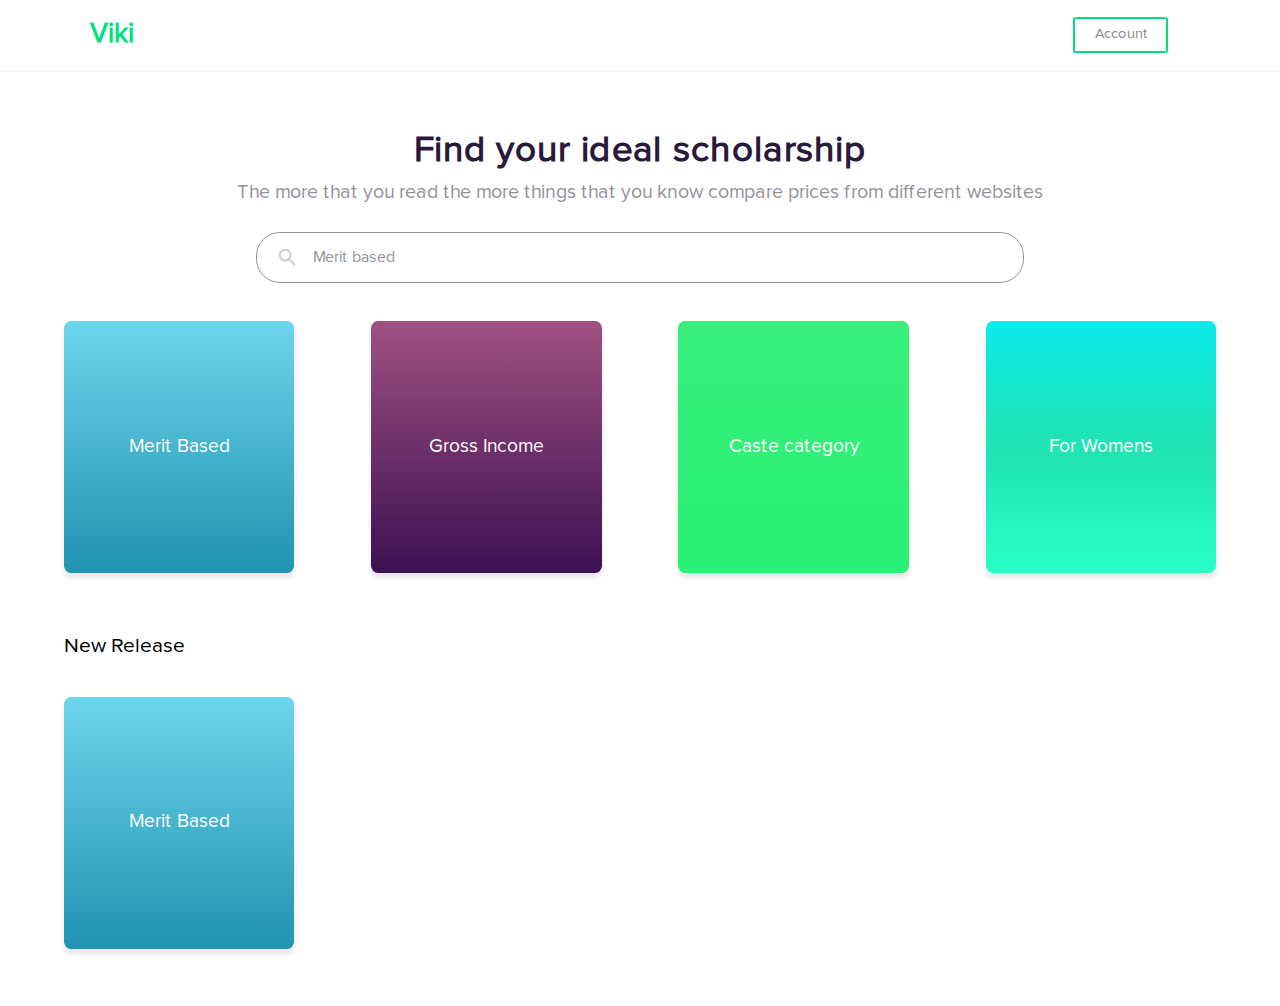
<file: a.html>
<!DOCTYPE html>
<html>
<head>
	<title>Viki</title>
	<meta charset="utf-8">
	<link rel="stylesheet" type="text/css" href="a.css"> 
	<meta name="viewport" content="width=device-width , initial-scale=1.0">
</head>
<body>
    <div class="header">
        <div class="logo">
            <h1>Viki</h1>
        </div>
        <div class="account">
            <p>Account</p>
        </div>
    </div>
    <div class="desc">
        <div class="homeheading">
            <h1>Find your ideal scholarship</h1>
            <p>The more that you read the more things that you know compare prices from different websites</p>
        </div>
    </div>
    <div class="b">
        <form action="#" class="searchform">
            <div class="inputfield">
                <button>
                        <svg xmlns="http://www.w3.org/2000/svg" width="24" height="24" viewBox="0 0 24 24">
                            <path d="M15.5 14h-.79l-.28-.27C15.41 12.59 16 11.11 16 9.5 16 5.91 13.09 3 9.5 3S3 5.91 3 9.5 5.91 16 9.5 16c1.61 0 3.09-.59 4.23-1.57l.27.28v.79l5 4.99L20.49 19l-4.99-5zm-6 0C7.01 14 5 11.99 5 9.5S7.01 5 9.5 5 14 7.01 14 9.5 11.99 14 9.5 14z"></path>
                        </svg>
                    <input id="search" type="text" placeholder="" value="Merit based">
                </button>
            </div>
        </form>
    </div>
    <div class="browse">
        <div class="cardcontainer">
            <div class="card card1">
                <div class="title">Merit Based</div>
            </div><!--card end-->
            <div class="card card2">
                <div class="title">Gross Income</div>
            </div><!--card end-->
            <div class="card card3">
                <div class="title">Caste category</div>
            </div><!--card end-->
            <div class="card card4">
                <div class="title">For Womens</div>
            </div><!--card end-->
        </div>   
    </div>
    <div class="newrelease">
        <h2>New Release</h2>
        <div class="cardcontainer">
            <div class="card card1">
                <div class="title">Merit Based</div>
            </div><!--card end-->
        </div>
    </div>
</body>
</html>
</file>
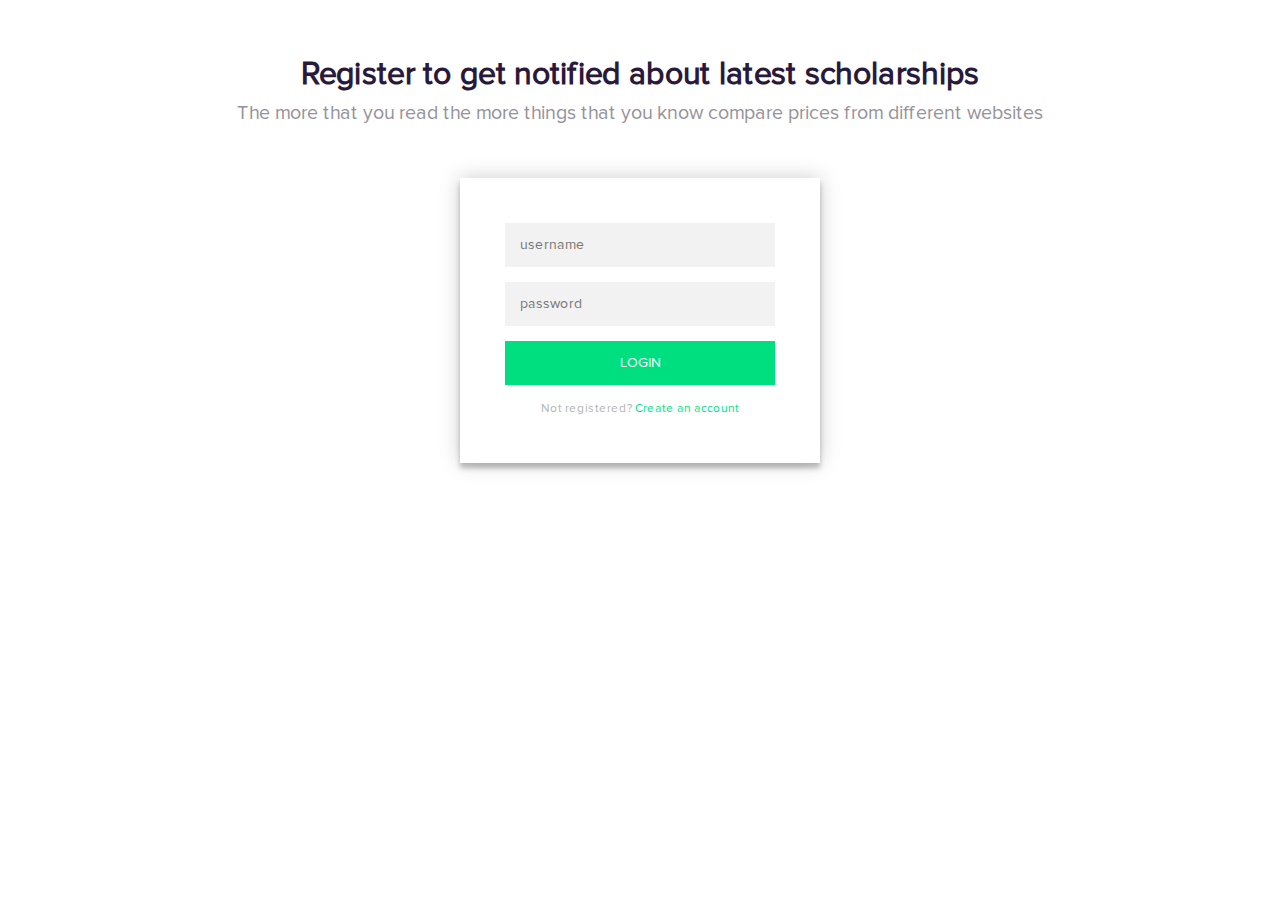
<file: acc.html>
<!DOCTYPE html>
<html>
<head>
	<title>Register</title>
    <style type="text/css">
    @font-face {
    font-family: 'ProximaNovaRegular';
    src: url('./ProximaNovaRegular.eot');
    src: local('ProximaNovaRegular'), url('./ProximaNovaRegular.woff') format('woff'), url('./ProximaNovaRegular.ttf') format('truetype');
}
/***************************************************************************/
:root{
    --headingfont:'ProximaNovaRegular';
    --primarygreen : '#00DF80';
}
/***************************** DEFAULTS ***************************************/
body{
    margin: 0;
    padding: 0;
    font-size: 16px;
    line-height: 1.5;
    font-family:var(--headingfont);
}
*::before,*::after{
    box-sizing: border-box;
}
*{
    box-sizing: border-box;
}
img{
    max-width: 100%;
    height: auto;
}
h1,h2{
    margin: 0;
}
.header *{
    margin: 0;
}
.login-page {
  width: 360px;
  padding: 2% 0 0;
  margin: auto;
}
.form {
  position: relative;
  z-index: 1;
  background: #FFFFFF;
  max-width: 360px;
  margin: 0 auto 100px;
  padding: 45px;
  text-align: center;
  box-shadow: 0 0 20px 0 rgba(0, 0, 0, 0.2), 0 5px 5px 0 rgba(0, 0, 0, 0.24);
}
.form input {
  font-family:var(--headingfont);
  outline: 0;
  background: #f2f2f2;
  width: 100%;
  border: 0;
  margin: 0 0 15px;
  padding: 15px;
  box-sizing: border-box;
  font-size: 14px;
}
.form button {
  font-family:var(--headingfont);
  text-transform: uppercase;
  outline: 0;
  background: #00DF80;
  width: 100%;
  border: 0;
  padding: 15px;
  color: #FFFFFF;
  font-size: 14px;
  -webkit-transition: all 0.3 ease;
  transition: all 0.3 ease;
  cursor: pointer;
}
.form button:hover,.form button:active,.form button:focus {
  background: #00DF80;
}
.form .message {
  margin: 15px 0 0;
  color: #b3b3b3;
  font-size: 12px;
}
.form .message a {
  color: #00DF80;
  text-decoration: none;
}
.form .register-form {
  display: none;
}
.container {
  position: relative;
  z-index: 1;
  max-width: 300px;
  margin: 0 auto;
}
.container:before, .container:after {
  content: "";
  display: block;
  clear: both;
}
.container .info {
  margin: 50px auto;
  text-align: center;
}
.container .info h1 {
  margin: 0 0 15px;
  padding: 0;
  font-size: 36px;
  font-weight: 300;
  color: #1a1a1a;
}
.container .info span {
  color: #4d4d4d;
  font-size: 12px;
}
.container .info span a {
  color: #000000;
  text-decoration: none;
}
.container .info span .fa {
  color: #EF3B3A;
}
body {
  background: white;
  font-family:var(--headingfont);
}
.desc{
    width:100%;
    min-height:10vh;
    display:flex;
}
.homeheading{
    margin: 4% auto 1.3%;
}
.homeheading h1{
    font-size: 2rem;
    letter-spacing: 0.3px;
    color: #29193B;
    text-align: center;
}
.homeheading p{
    font-size: 1.23rem;
    color: #959299;
    margin: 0% 0% 0.9% 0%;
}
/* mobiles */
@media screen and (max-width: 481px ){
    .desc{
        padding: 4% 5%;
    }
    .homeheading h1{
    font-size: 2rem;
    }
    .homeheading p{
    font-size: 1rem;
    }
}
    </style>
	<meta charset="utf-8">
	<!-- <link rel="stylesheet" type="text/css" href="a.css"> --> 
	<meta name="viewport" content="width=device-width , initial-scale=1.0">
</head>
<body>
    <div class="desc">
        <div class="homeheading">
            <h1>Register to get notified about latest scholarships</h1>
            <p>The more that you read the more things that you know compare prices from different websites</p>
        </div>
    </div>
   <div class="login-page">
  <div class="form">
    <form class="register-form">
      <input type="text" placeholder="name"/>
      <input type="password" placeholder="password"/>
      <input type="text" placeholder="email address"/>
      <button>create</button>
      <p class="message">Already registered? <a href="#">Sign In</a></p>
    </form>
    <form class="login-form">
      <input type="text" placeholder="username"/>
      <input type="password" placeholder="password"/>
      <button>login</button>
      <p class="message">Not registered? <a href="#">Create an account</a></p>
    </form>
  </div>
</div>
</body>
<script src="https://ajax.googleapis.com/ajax/libs/jquery/3.2.1/jquery.min.js"></script>
<script type="text/javascript">
    $(".message a").click(function() {
  $("form").animate({ height: "toggle", opacity: "toggle" }, "slow");
});
</script>
</html>
</file>
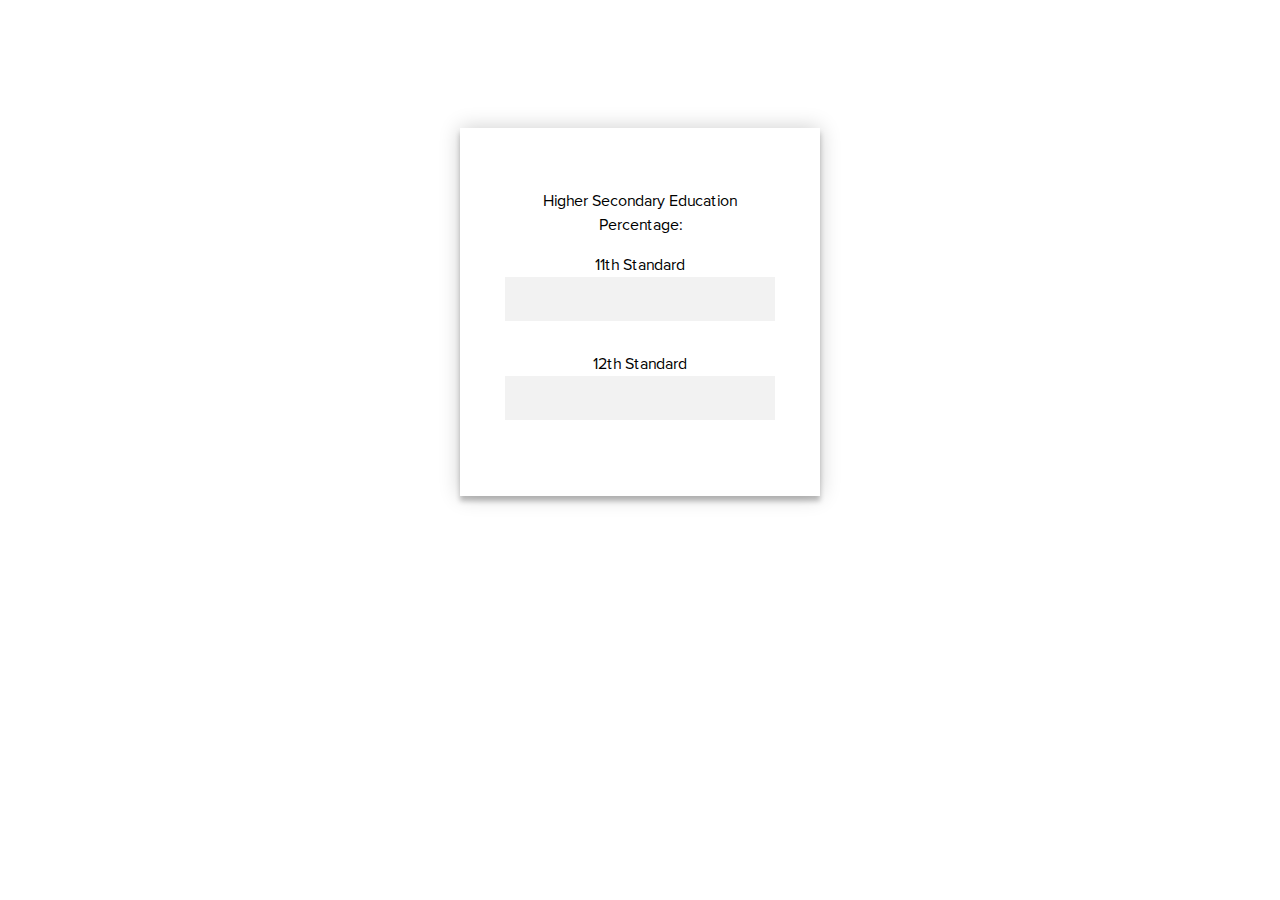
<file: higher_secondary.html>
<!DOCTYPE html>
<html>
		<head>
				<title>Student</title>
				 <style type="text/css">
				 @font-face {
				 font-family: 'ProximaNovaRegular';
				 src: url('./ProximaNovaRegular.eot');
				 src: local('ProximaNovaRegular'), url('./ProximaNovaRegular.woff') format('woff'), url('./ProximaNovaRegular.ttf') format('truetype');
			}
			/***************************************************************************/
			:root{
				 --headingfont:'ProximaNovaRegular';
				 --primarygreen : '#00DF80';
			}
			/***************************** DEFAULTS ***************************************/
			body{
				 margin: 0;
				 padding: 0;
				 font-size: 16px;
				 line-height: 1.5;
				 font-family:var(--headingfont);
			}
			*::before,*::after{
				 box-sizing: border-box;
			}
			*{
				 box-sizing: border-box;
			}
			img{
				 max-width: 100%;
				 height: auto;
			}
			h1,h2{
				 margin: 0;
			}
			.header *{
				 margin: 0;
			}
			.login-page {
			  width: 360px;
			  padding: 10% 0 0;
			  margin: auto;
			}
			.form {
			  position: relative;
			  z-index: 1;
			  background: #FFFFFF;
			  max-width: 360px;
			  margin: 0 auto 100px;
			  padding: 45px;
			  text-align: center;
			  box-shadow: 0 0 20px 0 rgba(0, 0, 0, 0.2), 0 5px 5px 0 rgba(0, 0, 0, 0.24);
			}
			.form input {
			  font-family:var(--headingfont);
			  outline: 0;
			  background: #f2f2f2;
			  width: 100%;
			  border: 0;
			  margin: 0 0 15px;
			  padding: 15px;
			  box-sizing: border-box;
			  font-size: 14px;
			}
			.form button {
			  font-family:var(--headingfont);
			  text-transform: uppercase;
			  outline: 0;
			  background: #00DF80;
			  width: 100%;
			  border: 0;
			  padding: 15px;
			  color: #FFFFFF;
			  font-size: 14px;
			  -webkit-transition: all 0.3 ease;
			  transition: all 0.3 ease;
			  cursor: pointer;
			}
			.form button:hover,.form button:active,.form button:focus {
			  background: #00DF80;
			}
			.form .message {
			  margin: 15px 0 0;
			  color: #b3b3b3;
			  font-size: 12px;
			}
			.form .message a {
			  color: #00DF80;
			  text-decoration: none;
			}
			.form .register-form {
			  display: none;
			}
			.container {
			  position: relative;
			  z-index: 1;
			  max-width: 300px;
			  margin: 0 auto;
			}
			.container:before, .container:after {
			  content: "";
			  display: block;
			  clear: both;
			}
			.container .info {
			  margin: 50px auto;
			  text-align: center;
			}
			.container .info h1 {
			  margin: 0 0 15px;
			  padding: 0;
			  font-size: 36px;
			  font-weight: 300;
			  color: #1a1a1a;
			}
			.container .info span {
			  color: #4d4d4d;
			  font-size: 12px;
			}
			.container .info span a {
			  color: #000000;
			  text-decoration: none;
			}
			.container .info span .fa {
			  color: #EF3B3A;
			}
			body {
			  background: white;
			  font-family:var(--headingfont);
			}
			select{
				font-family: var(--headingfont);
				outline: 0;
				background: #f2f2f2;
				width: 100%;
				border: 0;
				margin: 0 0 15px;
				padding: 15px;
				box-sizing: border-box;
				font-size: 14px;
				color:grey;
			}
			.select:active{
				color: black;
			}
			/* .desc{
				 width:100%;
				 min-height:10vh;
				 display:flex;
			}
			.homeheading{
				 margin: 4% auto 1.3%;
			}
			.homeheading h1{
				 font-size: 2rem;
				 letter-spacing: 0.3px;
				 color: #29193B;
				 text-align: center;
			}
			.homeheading p{
				 font-size: 1.23rem;
				 color: #959299;
				 margin: 0% 0% 0.9% 0%;
			} */
			/* mobiles */
			@media screen and (max-width: 481px ){
				 /* .desc{
					  padding: 4% 5%;
				 }
				 .homeheading h1{
				 font-size: 2rem;
				 }
				 .homeheading p{
				 font-size: 1rem;
				 } */
			}
				 </style>
				<meta charset="utf-8">
				<!-- <link rel="stylesheet" type="text/css" href="a.css"> --> 
				<meta name="viewport" content="width=device-width , initial-scale=1.0">
			</head>
	<body>
			<div class="login-page">
					<div class="form">
		<form action = "http://localhost:5000/test" method = "POST">
			<p> Higher Secondary Education Percentage:<br>
				<p>11th Standard<input type = "text" name = "Standard11" /></p>
         		<p>12th Standard<input type = "text" name = "Standard12" /></p>
			</p>
		</form>
		</div>
		</div>
	</body>
<html>
</file>
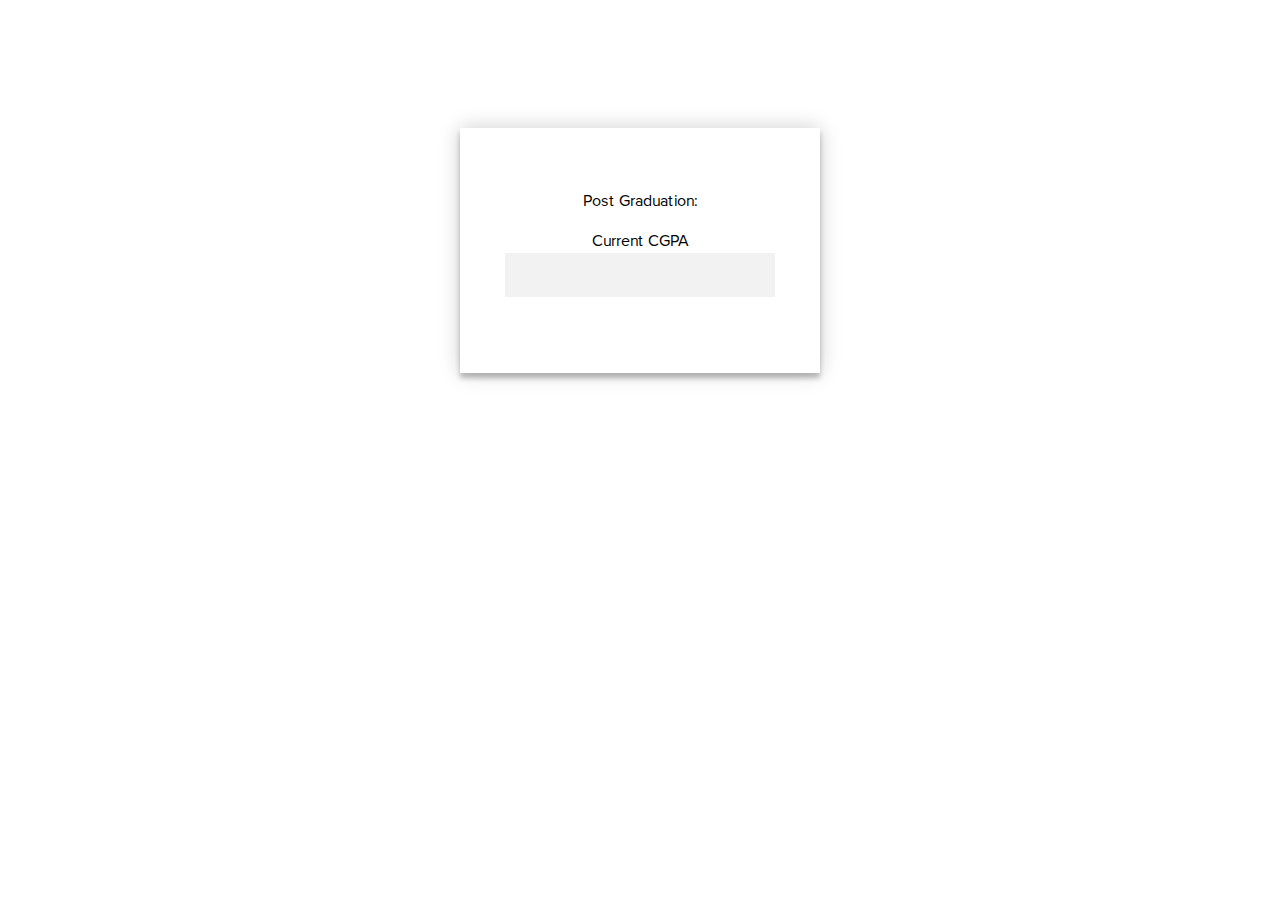
<file: post_grad.html>
<!DOCTYPE html>
<html>
		<head>
				<title>Student</title>
				 <style type="text/css">
				 @font-face {
				 font-family: 'ProximaNovaRegular';
				 src: url('./ProximaNovaRegular.eot');
				 src: local('ProximaNovaRegular'), url('./ProximaNovaRegular.woff') format('woff'), url('./ProximaNovaRegular.ttf') format('truetype');
			}
			/***************************************************************************/
			:root{
				 --headingfont:'ProximaNovaRegular';
				 --primarygreen : '#00DF80';
			}
			/***************************** DEFAULTS ***************************************/
			body{
				 margin: 0;
				 padding: 0;
				 font-size: 16px;
				 line-height: 1.5;
				 font-family:var(--headingfont);
			}
			*::before,*::after{
				 box-sizing: border-box;
			}
			*{
				 box-sizing: border-box;
			}
			img{
				 max-width: 100%;
				 height: auto;
			}
			h1,h2{
				 margin: 0;
			}
			.header *{
				 margin: 0;
			}
			.login-page {
			  width: 360px;
			  padding: 10% 0 0;
			  margin: auto;
			}
			.form {
			  position: relative;
			  z-index: 1;
			  background: #FFFFFF;
			  max-width: 360px;
			  margin: 0 auto 100px;
			  padding: 45px;
			  text-align: center;
			  box-shadow: 0 0 20px 0 rgba(0, 0, 0, 0.2), 0 5px 5px 0 rgba(0, 0, 0, 0.24);
			}
			.form input {
			  font-family:var(--headingfont);
			  outline: 0;
			  background: #f2f2f2;
			  width: 100%;
			  border: 0;
			  margin: 0 0 15px;
			  padding: 15px;
			  box-sizing: border-box;
			  font-size: 14px;
			}
			.form button {
			  font-family:var(--headingfont);
			  text-transform: uppercase;
			  outline: 0;
			  background: #00DF80;
			  width: 100%;
			  border: 0;
			  padding: 15px;
			  color: #FFFFFF;
			  font-size: 14px;
			  -webkit-transition: all 0.3 ease;
			  transition: all 0.3 ease;
			  cursor: pointer;
			}
			.form button:hover,.form button:active,.form button:focus {
			  background: #00DF80;
			}
			.form .message {
			  margin: 15px 0 0;
			  color: #b3b3b3;
			  font-size: 12px;
			}
			.form .message a {
			  color: #00DF80;
			  text-decoration: none;
			}
			.form .register-form {
			  display: none;
			}
			.container {
			  position: relative;
			  z-index: 1;
			  max-width: 300px;
			  margin: 0 auto;
			}
			.container:before, .container:after {
			  content: "";
			  display: block;
			  clear: both;
			}
			.container .info {
			  margin: 50px auto;
			  text-align: center;
			}
			.container .info h1 {
			  margin: 0 0 15px;
			  padding: 0;
			  font-size: 36px;
			  font-weight: 300;
			  color: #1a1a1a;
			}
			.container .info span {
			  color: #4d4d4d;
			  font-size: 12px;
			}
			.container .info span a {
			  color: #000000;
			  text-decoration: none;
			}
			.container .info span .fa {
			  color: #EF3B3A;
			}
			body {
			  background: white;
			  font-family:var(--headingfont);
			}
			select{
				font-family: var(--headingfont);
				outline: 0;
				background: #f2f2f2;
				width: 100%;
				border: 0;
				margin: 0 0 15px;
				padding: 15px;
				box-sizing: border-box;
				font-size: 14px;
				color:grey;
			}
			.select:active{
				color: black;
			}
			/* .desc{
				 width:100%;
				 min-height:10vh;
				 display:flex;
			}
			.homeheading{
				 margin: 4% auto 1.3%;
			}
			.homeheading h1{
				 font-size: 2rem;
				 letter-spacing: 0.3px;
				 color: #29193B;
				 text-align: center;
			}
			.homeheading p{
				 font-size: 1.23rem;
				 color: #959299;
				 margin: 0% 0% 0.9% 0%;
			} */
			/* mobiles */
			@media screen and (max-width: 481px ){
				 /* .desc{
					  padding: 4% 5%;
				 }
				 .homeheading h1{
				 font-size: 2rem;
				 }
				 .homeheading p{
				 font-size: 1rem;
				 } */
			}
				 </style>
				<meta charset="utf-8">
				<!-- <link rel="stylesheet" type="text/css" href="a.css"> --> 
				<meta name="viewport" content="width=device-width , initial-scale=1.0">
			</head>
	<body>
			<div class="login-page">
					<div class="form">
		<form action = "http://localhost:5000/test" method = "POST">
			<p>Post Graduation:<br>
				<p>Current CGPA<input type = "text" name = "cgpa_pg" /></p>
    		</p>
		</form>
		</div>
		</div>
	</body>
<html>
</file>
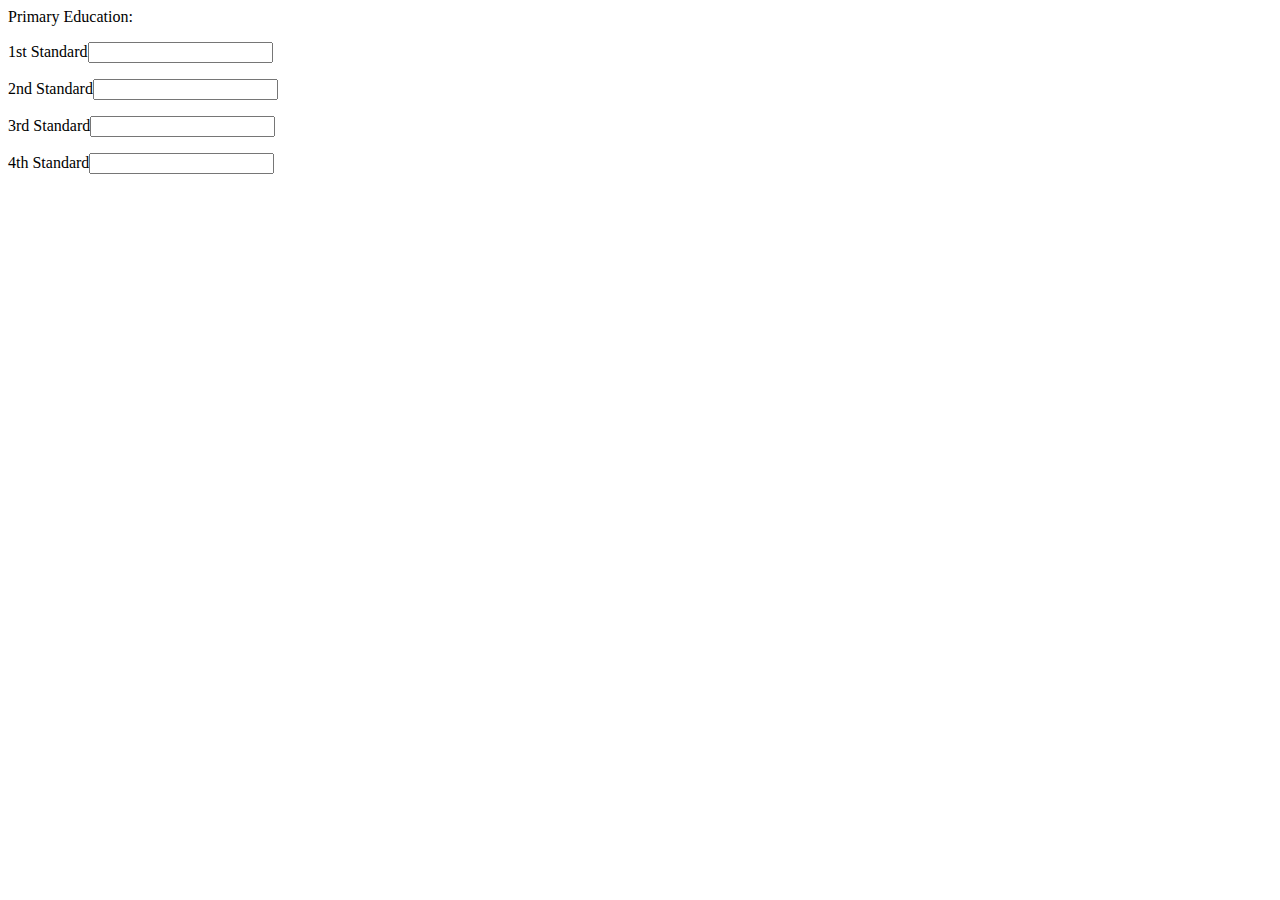
<file: primary.html>
<html>
	<body>
		<form action = "http://localhost:5000/test" method = "POST">
			<p> Primary Education:<br>
				<p>1st Standard<input type = "text" name = "Standard1" /></p>
         		<p>2nd Standard<input type = "text" name = "Standard2" /></p>
         		<p>3rd Standard<input type ="text" name = "Standard3" /></p>
         		<p>4th Standard<input type ="text" name = "Standard4" /></p>
			</p>
		</form>
	</body>
<html>
</file>
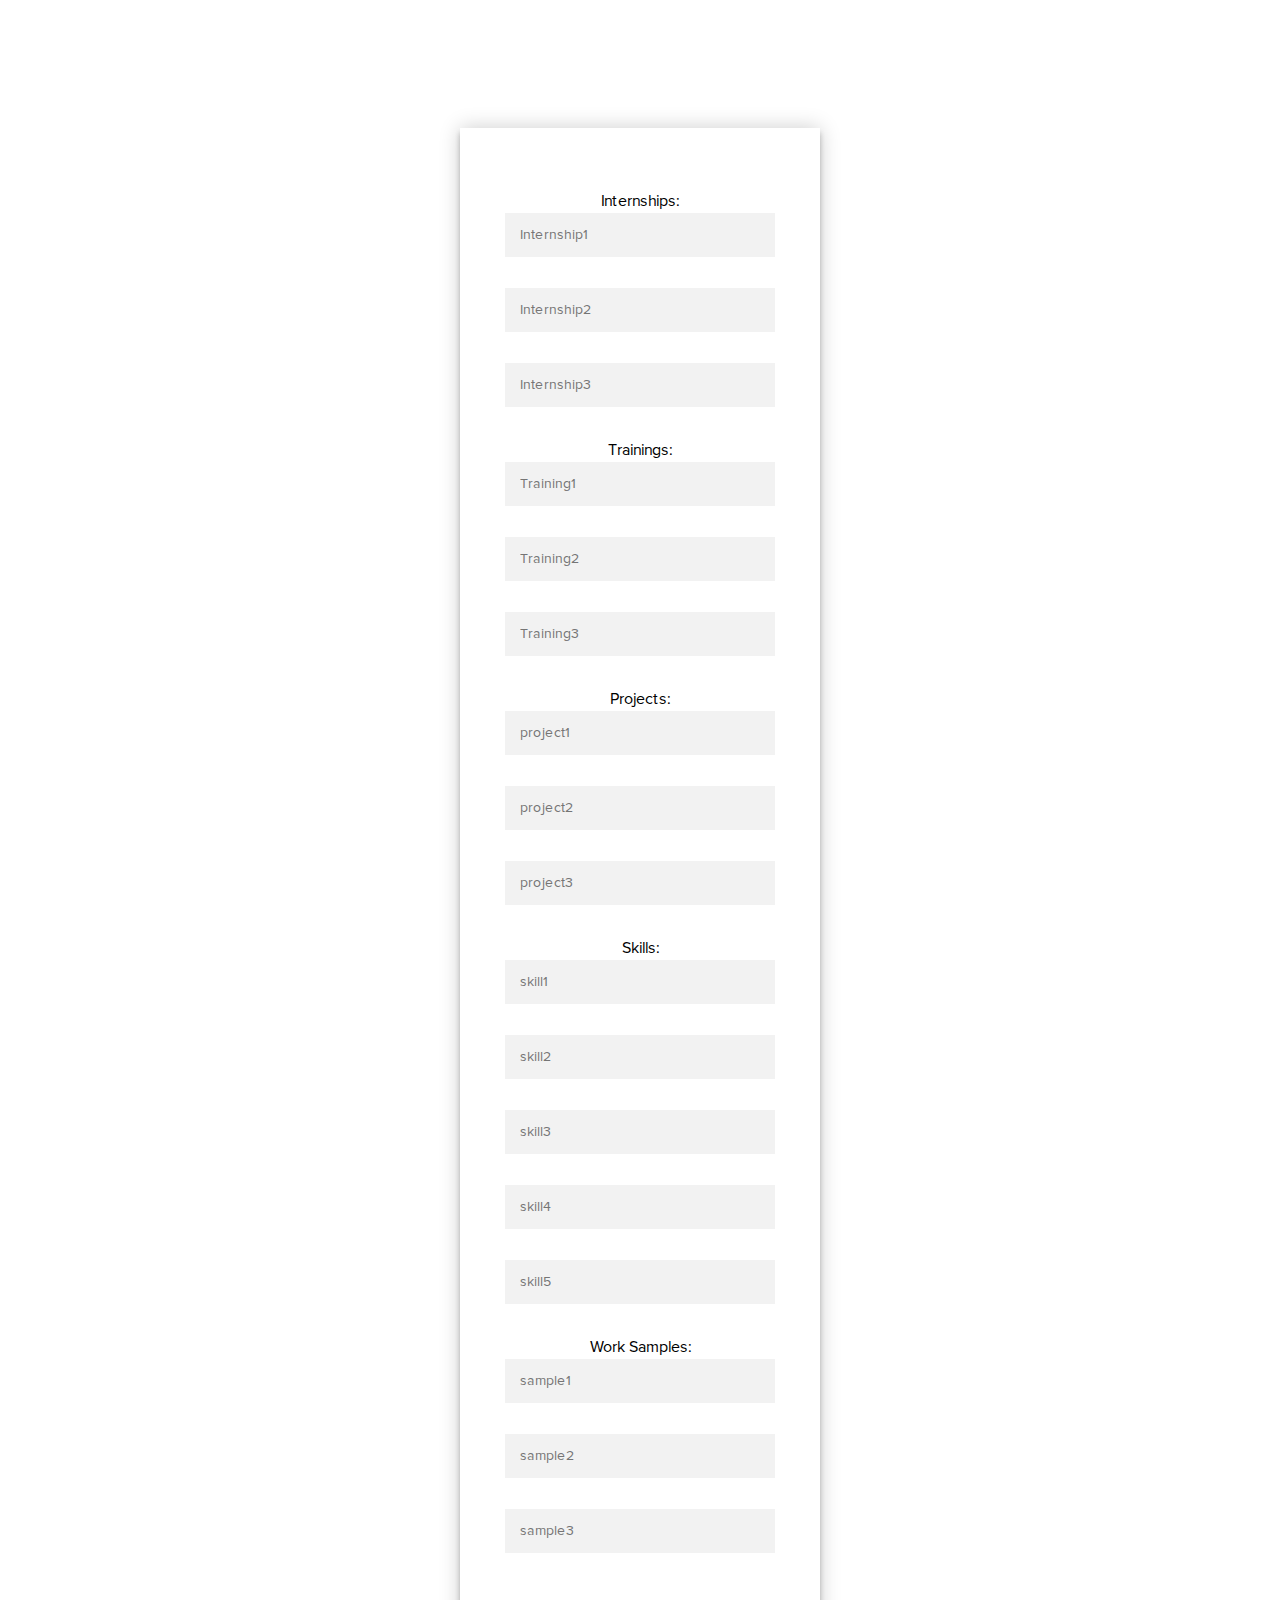
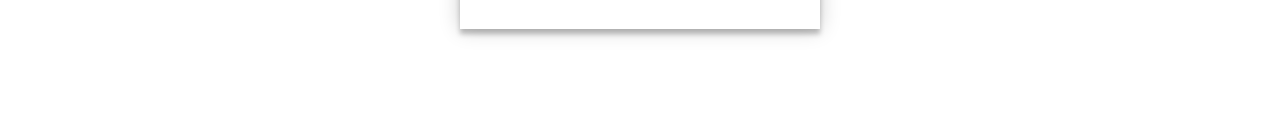
<file: resume.html>
<!DOCTYPE html>
<html>
        <head>
				<title>Student</title>
				 <style type="text/css">
				 @font-face {
				 font-family: 'ProximaNovaRegular';
				 src: url('./ProximaNovaRegular.eot');
				 src: local('ProximaNovaRegular'), url('./ProximaNovaRegular.woff') format('woff'), url('./ProximaNovaRegular.ttf') format('truetype');
			}
			/***************************************************************************/
			:root{
				 --headingfont:'ProximaNovaRegular';
				 --primarygreen : '#00DF80';
			}
			/***************************** DEFAULTS ***************************************/
			body{
				 margin: 0;
				 padding: 0;
				 font-size: 16px;
				 line-height: 1.5;
				 font-family:var(--headingfont);
			}
			*::before,*::after{
				 box-sizing: border-box;
			}
			*{
				 box-sizing: border-box;
			}
			img{
				 max-width: 100%;
				 height: auto;
			}
			h1,h2{
				 margin: 0;
			}
			.header *{
				 margin: 0;
			}
			.login-page {
			  width: 360px;
			  padding: 10% 0 0;
			  margin: auto;
			}
			.form {
			  position: relative;
			  z-index: 1;
			  background: #FFFFFF;
			  max-width: 360px;
			  margin: 0 auto 100px;
			  padding: 45px;
			  text-align: center;
			  box-shadow: 0 0 20px 0 rgba(0, 0, 0, 0.2), 0 5px 5px 0 rgba(0, 0, 0, 0.24);
			}
			.form input {
			  font-family:var(--headingfont);
			  outline: 0;
			  background: #f2f2f2;
			  width: 100%;
			  border: 0;
			  margin: 0 0 15px;
			  padding: 15px;
			  box-sizing: border-box;
			  font-size: 14px;
			}
			.form button {
			  font-family:var(--headingfont);
			  text-transform: uppercase;
			  outline: 0;
			  background: #00DF80;
			  width: 100%;
			  border: 0;
			  padding: 15px;
			  color: #FFFFFF;
			  font-size: 14px;
			  -webkit-transition: all 0.3 ease;
			  transition: all 0.3 ease;
			  cursor: pointer;
			}
			.form button:hover,.form button:active,.form button:focus {
			  background: #00DF80;
			}
			.form .message {
			  margin: 15px 0 0;
			  color: #b3b3b3;
			  font-size: 12px;
			}
			.form .message a {
			  color: #00DF80;
			  text-decoration: none;
			}
			.form .register-form {
			  display: none;
			}
			.container {
			  position: relative;
			  z-index: 1;
			  max-width: 300px;
			  margin: 0 auto;
			}
			.container:before, .container:after {
			  content: "";
			  display: block;
			  clear: both;
			}
			.container .info {
			  margin: 50px auto;
			  text-align: center;
			}
			.container .info h1 {
			  margin: 0 0 15px;
			  padding: 0;
			  font-size: 36px;
			  font-weight: 300;
			  color: #1a1a1a;
			}
			.container .info span {
			  color: #4d4d4d;
			  font-size: 12px;
			}
			.container .info span a {
			  color: #000000;
			  text-decoration: none;
			}
			.container .info span .fa {
			  color: #EF3B3A;
			}
			body {
			  background: white;
			  font-family:var(--headingfont);
			}
			select{
				font-family: var(--headingfont);
				outline: 0;
				background: #f2f2f2;
				width: 100%;
				border: 0;
				margin: 0 0 15px;
				padding: 15px;
				box-sizing: border-box;
				font-size: 14px;
				color:grey;
			}
			.select:active{
				color: black;
			}
			/* .desc{
				 width:100%;
				 min-height:10vh;
				 display:flex;
			}
			.homeheading{
				 margin: 4% auto 1.3%;
			}
			.homeheading h1{
				 font-size: 2rem;
				 letter-spacing: 0.3px;
				 color: #29193B;
				 text-align: center;
			}
			.homeheading p{
				 font-size: 1.23rem;
				 color: #959299;
				 margin: 0% 0% 0.9% 0%;
			} */
			/* mobiles */
			@media screen and (max-width: 481px ){
				 /* .desc{
					  padding: 4% 5%;
				 }
				 .homeheading h1{
				 font-size: 2rem;
				 }
				 .homeheading p{
				 font-size: 1rem;
				 } */
			}
				 </style>
				<meta charset="utf-8">
				<!-- <link rel="stylesheet" type="text/css" href="a.css"> --> 
				<meta name="viewport" content="width=device-width , initial-scale=1.0">
			</head>
  <body>
        <div class="login-page">
                <div class="form">
      <form action = "http://localhost:5000/test" method = "POST">
        <p> Internships: <br>
            <input type = "text" name = "intern" placeholder="Internship1"/></p>
            <input type = "text" name = "intern1"  placeholder="Internship2"/></p>
            <input type = "text" name = "intern2"  placeholder="Internship3"/></p>          
        </p>
        <p> Trainings: <br>
            <input type = "text" name = "training" placeholder="Training1"/></p>
            <input type = "text" name = "training1" placeholder="Training2"/></p>
            <input type = "text" name = "training2" placeholder="Training3"/></p>          
        </p>
        <p> Projects: <br>
            <input type = "text" name = "project" placeholder="project1"/></p>
            <input type = "text" name = "project1" placeholder="project2"/></p>
            <input type = "text" name = "project2" placeholder="project3"/></p>          
        </p>
        <p> Skills: <br>
            <input type = "text" name = "skill" placeholder="skill1"/></p>
            <input type = "text" name = "skill1" placeholder="skill2"/></p>
            <input type = "text" name = "skill2" placeholder="skill3"/></p>
            <input type = "text" name = "skill3" placeholder="skill4"/></p>
            <input type = "text" name = "skill4" placeholder="skill5"/></p>          
        </p>
        <p> Work Samples: <br>
            <input type = "text" name = "sample" placeholder="sample1"/></p>
            <input type = "text" name = "sample1" placeholder="sample2"/></p>
            <input type = "text" name = "sample2" placeholder="sample3"/></p>          
        </p>


		<!---
         <p>Physics <input type = "text" name = "Physics" /></p>
         <p>Chemistry <input type = "text" name = "chemistry" /></p>
         <p>Maths <input type ="text" name = "Mathematics" /></p>
         <p><input type = "submit" value = "submit" /></p>
      		-->
      </form>
      </div>
      </div>
   </body>
</html>
</file>
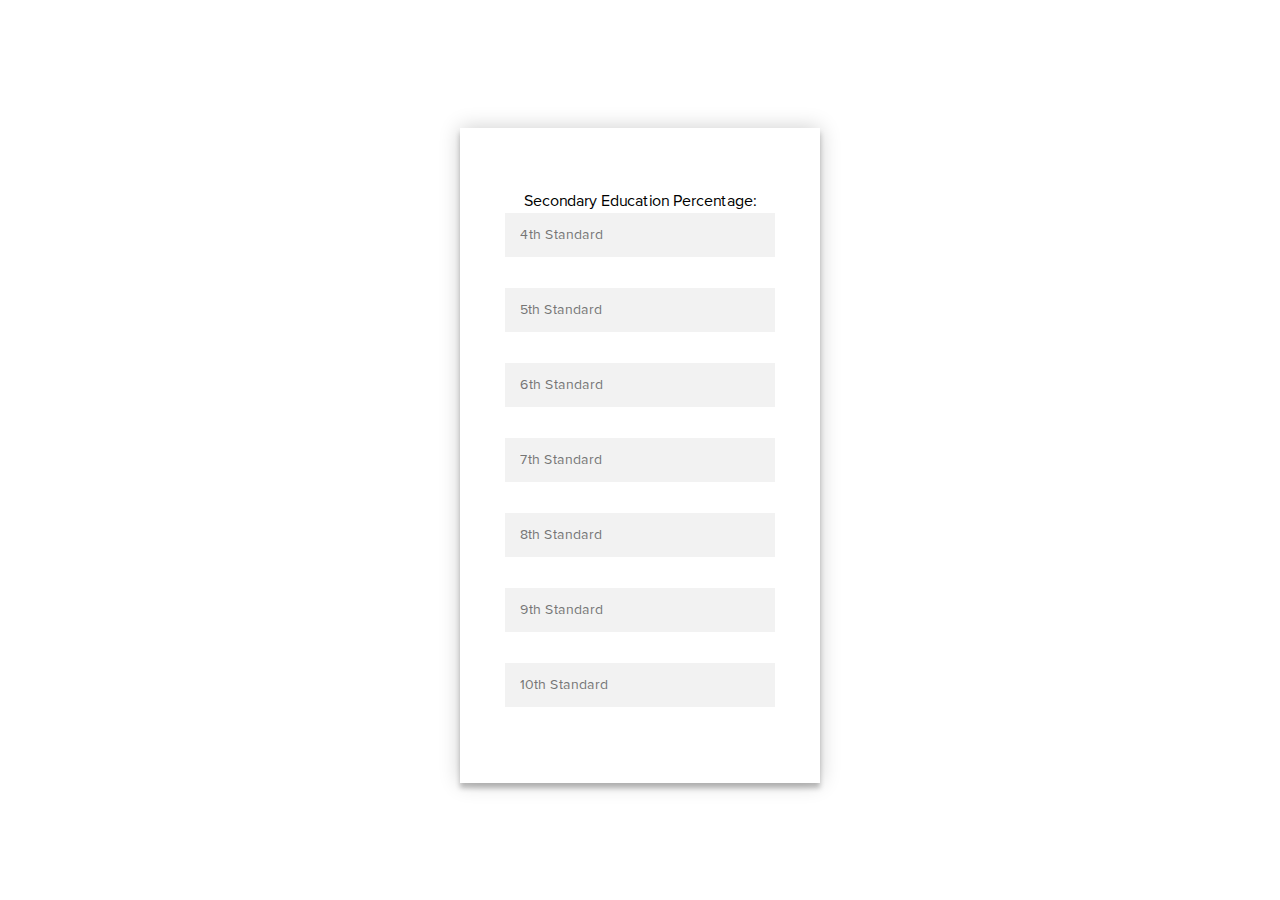
<file: secondary.html>
<!DOCTYPE html>
<html>
		<head>
				<title>Student</title>
				 <style type="text/css">
				 @font-face {
				 font-family: 'ProximaNovaRegular';
				 src: url('./ProximaNovaRegular.eot');
				 src: local('ProximaNovaRegular'), url('./ProximaNovaRegular.woff') format('woff'), url('./ProximaNovaRegular.ttf') format('truetype');
			}
			/***************************************************************************/
			:root{
				 --headingfont:'ProximaNovaRegular';
				 --primarygreen : '#00DF80';
			}
			/***************************** DEFAULTS ***************************************/
			body{
				 margin: 0;
				 padding: 0;
				 font-size: 16px;
				 line-height: 1.5;
				 font-family:var(--headingfont);
			}
			*::before,*::after{
				 box-sizing: border-box;
			}
			*{
				 box-sizing: border-box;
			}
			img{
				 max-width: 100%;
				 height: auto;
			}
			h1,h2{
				 margin: 0;
			}
			.header *{
				 margin: 0;
			}
			.login-page {
			  width: 360px;
			  padding: 10% 0 0;
			  margin: auto;
			}
			.form {
			  position: relative;
			  z-index: 1;
			  background: #FFFFFF;
			  max-width: 360px;
			  margin: 0 auto 100px;
			  padding: 45px;
			  text-align: center;
			  box-shadow: 0 0 20px 0 rgba(0, 0, 0, 0.2), 0 5px 5px 0 rgba(0, 0, 0, 0.24);
			}
			.form input {
			  font-family:var(--headingfont);
			  outline: 0;
			  background: #f2f2f2;
			  width: 100%;
			  border: 0;
			  margin: 0 0 15px;
			  padding: 15px;
			  box-sizing: border-box;
			  font-size: 14px;
			}
			.form button {
			  font-family:var(--headingfont);
			  text-transform: uppercase;
			  outline: 0;
			  background: #00DF80;
			  width: 100%;
			  border: 0;
			  padding: 15px;
			  color: #FFFFFF;
			  font-size: 14px;
			  -webkit-transition: all 0.3 ease;
			  transition: all 0.3 ease;
			  cursor: pointer;
			}
			.form button:hover,.form button:active,.form button:focus {
			  background: #00DF80;
			}
			.form .message {
			  margin: 15px 0 0;
			  color: #b3b3b3;
			  font-size: 12px;
			}
			.form .message a {
			  color: #00DF80;
			  text-decoration: none;
			}
			.form .register-form {
			  display: none;
			}
			.container {
			  position: relative;
			  z-index: 1;
			  max-width: 300px;
			  margin: 0 auto;
			}
			.container:before, .container:after {
			  content: "";
			  display: block;
			  clear: both;
			}
			.container .info {
			  margin: 50px auto;
			  text-align: center;
			}
			.container .info h1 {
			  margin: 0 0 15px;
			  padding: 0;
			  font-size: 36px;
			  font-weight: 300;
			  color: #1a1a1a;
			}
			.container .info span {
			  color: #4d4d4d;
			  font-size: 12px;
			}
			.container .info span a {
			  color: #000000;
			  text-decoration: none;
			}
			.container .info span .fa {
			  color: #EF3B3A;
			}
			body {
			  background: white;
			  font-family:var(--headingfont);
			}
			select{
				font-family: var(--headingfont);
				outline: 0;
				background: #f2f2f2;
				width: 100%;
				border: 0;
				margin: 0 0 15px;
				padding: 15px;
				box-sizing: border-box;
				font-size: 14px;
				color:grey;
			}
			.select:active{
				color: black;
			}
			/* .desc{
				 width:100%;
				 min-height:10vh;
				 display:flex;
			}
			.homeheading{
				 margin: 4% auto 1.3%;
			}
			.homeheading h1{
				 font-size: 2rem;
				 letter-spacing: 0.3px;
				 color: #29193B;
				 text-align: center;
			}
			.homeheading p{
				 font-size: 1.23rem;
				 color: #959299;
				 margin: 0% 0% 0.9% 0%;
			} */
			/* mobiles */
			@media screen and (max-width: 481px ){
				 /* .desc{
					  padding: 4% 5%;
				 }
				 .homeheading h1{
				 font-size: 2rem;
				 }
				 .homeheading p{
				 font-size: 1rem;
				 } */
			}
				 </style>
				<meta charset="utf-8">
				<!-- <link rel="stylesheet" type="text/css" href="a.css"> --> 
				<meta name="viewport" content="width=device-width , initial-scale=1.0">
			</head>
	<body>
			<div class="login-page">
					<div class="form">
		<form action = "http://localhost:5000/test" method = "POST">
			<p> Secondary Education Percentage:<br>
				<input type = "text" name = "Standard4" placeholder="4th Standard" /></p>
         		<input type = "text" name = "Standard5"  placeholder="5th Standard"/></p>
         		<input type ="text" name = "Standard6"  placeholder="6th Standard"/></p>
         		<input type ="text" name = "Standard7"  placeholder="7th Standard"/></p>
				<input type ="text" name = "Standard8"  placeholder="8th Standard"/></p>
				<input type ="text" name = "Standard9"  placeholder="9th Standard"/></p>
				<input type ="text" name = "Standard10"  placeholder="10th Standard"/></p>
			</p>
		</form>
		</div>
		</div>
	</body>
<html>
</file>
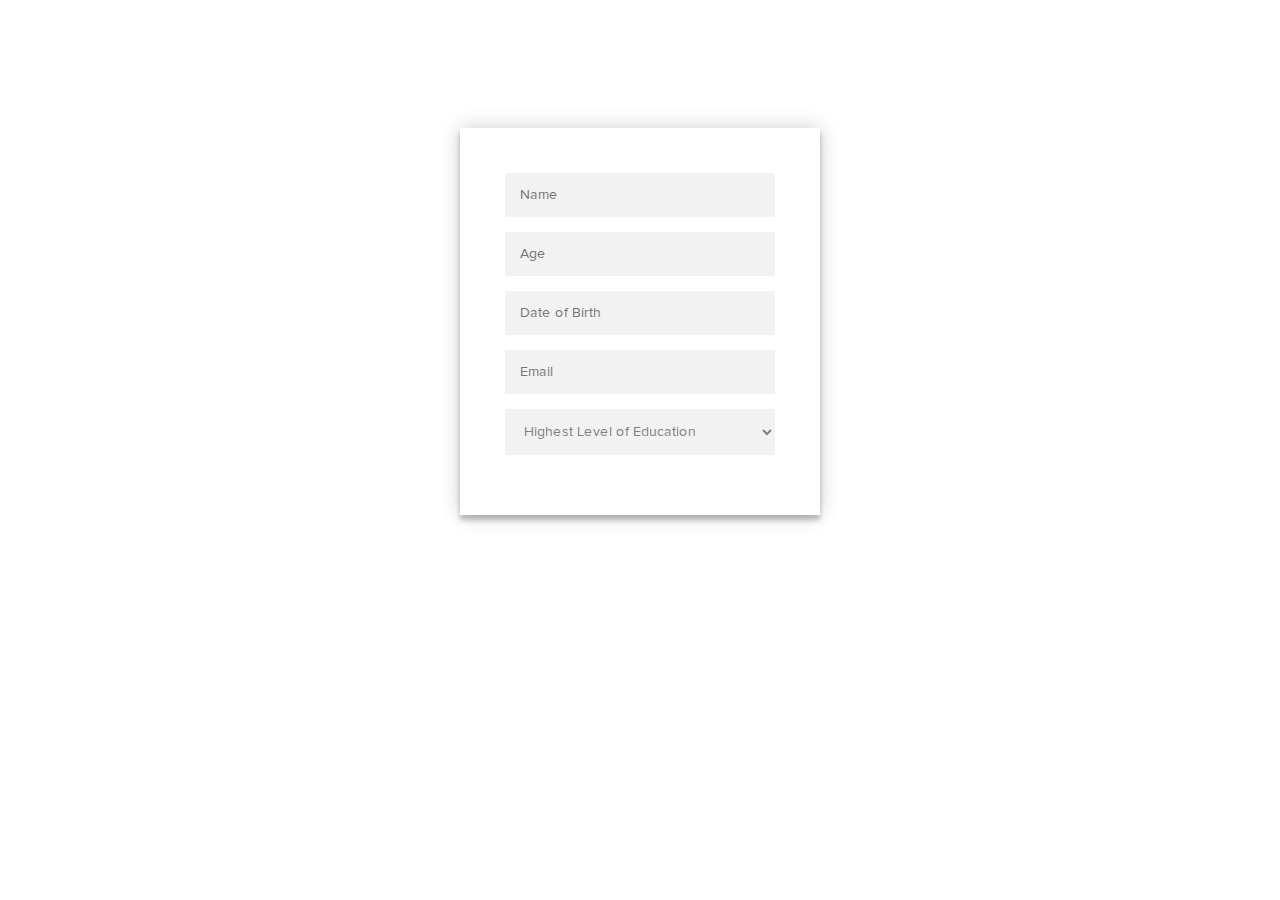
<file: student.html>
<!DOCTYPE html>
<html>
		<head>
				<title>Student</title>
				 <style type="text/css">
				 @font-face {
				 font-family: 'ProximaNovaRegular';
				 src: url('./ProximaNovaRegular.eot');
				 src: local('ProximaNovaRegular'), url('./ProximaNovaRegular.woff') format('woff'), url('./ProximaNovaRegular.ttf') format('truetype');
			}
			/***************************************************************************/
			:root{
				 --headingfont:'ProximaNovaRegular';
				 --primarygreen : '#00DF80';
			}
			/***************************** DEFAULTS ***************************************/
			body{
				 margin: 0;
				 padding: 0;
				 font-size: 16px;
				 line-height: 1.5;
				 font-family:var(--headingfont);
			}
			*::before,*::after{
				 box-sizing: border-box;
			}
			*{
				 box-sizing: border-box;
			}
			img{
				 max-width: 100%;
				 height: auto;
			}
			h1,h2{
				 margin: 0;
			}
			.header *{
				 margin: 0;
			}
			.login-page {
			  width: 360px;
			  padding: 10% 0 0;
			  margin: auto;
			}
			.form {
			  position: relative;
			  z-index: 1;
			  background: #FFFFFF;
			  max-width: 360px;
			  margin: 0 auto 100px;
			  padding: 45px;
			  text-align: center;
			  box-shadow: 0 0 20px 0 rgba(0, 0, 0, 0.2), 0 5px 5px 0 rgba(0, 0, 0, 0.24);
			}
			.form input {
			  font-family:var(--headingfont);
			  outline: 0;
			  background: #f2f2f2;
			  width: 100%;
			  border: 0;
			  margin: 0 0 15px;
			  padding: 15px;
			  box-sizing: border-box;
			  font-size: 14px;
			}
			.form button {
			  font-family:var(--headingfont);
			  text-transform: uppercase;
			  outline: 0;
			  background: #00DF80;
			  width: 100%;
			  border: 0;
			  padding: 15px;
			  color: #FFFFFF;
			  font-size: 14px;
			  -webkit-transition: all 0.3 ease;
			  transition: all 0.3 ease;
			  cursor: pointer;
			}
			.form button:hover,.form button:active,.form button:focus {
			  background: #00DF80;
			}
			.form .message {
			  margin: 15px 0 0;
			  color: #b3b3b3;
			  font-size: 12px;
			}
			.form .message a {
			  color: #00DF80;
			  text-decoration: none;
			}
			.form .register-form {
			  display: none;
			}
			.container {
			  position: relative;
			  z-index: 1;
			  max-width: 300px;
			  margin: 0 auto;
			}
			.container:before, .container:after {
			  content: "";
			  display: block;
			  clear: both;
			}
			.container .info {
			  margin: 50px auto;
			  text-align: center;
			}
			.container .info h1 {
			  margin: 0 0 15px;
			  padding: 0;
			  font-size: 36px;
			  font-weight: 300;
			  color: #1a1a1a;
			}
			.container .info span {
			  color: #4d4d4d;
			  font-size: 12px;
			}
			.container .info span a {
			  color: #000000;
			  text-decoration: none;
			}
			.container .info span .fa {
			  color: #EF3B3A;
			}
			body {
			  background: white;
			  font-family:var(--headingfont);
			}
			select{
				font-family: var(--headingfont);
				outline: 0;
				background: #f2f2f2;
				width: 100%;
				border: 0;
				margin: 0 0 15px;
				padding: 15px;
				box-sizing: border-box;
				font-size: 14px;
				color:grey;
			}
			.select:active{
				color: black;
			}
			/* .desc{
				 width:100%;
				 min-height:10vh;
				 display:flex;
			}
			.homeheading{
				 margin: 4% auto 1.3%;
			}
			.homeheading h1{
				 font-size: 2rem;
				 letter-spacing: 0.3px;
				 color: #29193B;
				 text-align: center;
			}
			.homeheading p{
				 font-size: 1.23rem;
				 color: #959299;
				 margin: 0% 0% 0.9% 0%;
			} */
			/* mobiles */
			@media screen and (max-width: 481px ){
				 /* .desc{
					  padding: 4% 5%;
				 }
				 .homeheading h1{
				 font-size: 2rem;
				 }
				 .homeheading p{
				 font-size: 1rem;
				 } */
			}
				 </style>
				<meta charset="utf-8">
				<!-- <link rel="stylesheet" type="text/css" href="a.css"> --> 
				<meta name="viewport" content="width=device-width , initial-scale=1.0">
			</head>
   <body>
		<div class="login-page">
			<div class="form">
				<form action = "http://localhost:5000/test" method = "POST">
					<input type = "text" name = "Name" placeholder="Name"/>
					 <input type = "text" name = "Age" placeholder="Age"/>
					<input type = "text" name = "dob" placeholder="Date of Birth " />
					<input type = "text" name = "Email"  placeholder="Email "/>
					
					<!-- <p> Highest Level of Education -->
						<select>
							<option value="" disabled selected>Highest Level of Education</option>
							<option value="none"></option>
							<option value="Primary Education">Primary Education</option>
							<option value="Secondary Education">Secondary Education</option>
							<option value="Higher Secondary Education">Higher Secondary Education</option>
							<option value="Graduate">Graduate</option>
							<option value="Post-Graduate">Post-Graduate</option>
					 </select>
				 <!-- </p> -->
			 
			 <!---
				 <p>Physics <input type = "text" name = "Physics" /></p>
				 <p>Chemistry <input type = "text" name = "chemistry" /></p>
				 <p>Maths <input type ="text" name = "Mathematics" /></p>
				 <p><input type = "submit" value = "submit" /></p>
					 -->
			 </form>
		</div>
	</div>
      
   </body>
</html>
</file>
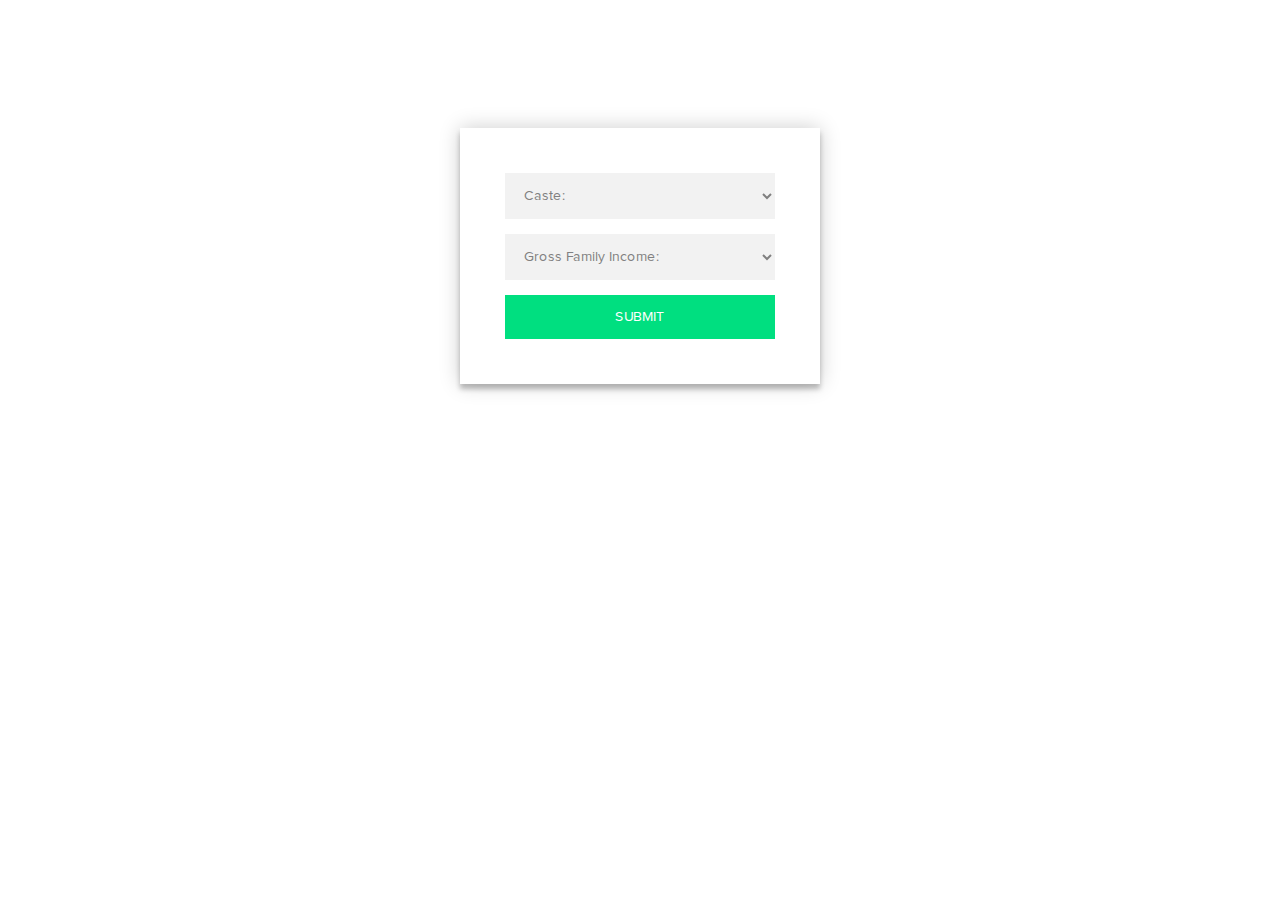
<file: student_next.html>
<html>
	<!DOCTYPE html>
<html>
		<head>
				<title>Register</title>
				 <style type="text/css">
				 @font-face {
				 font-family: 'ProximaNovaRegular';
				 src: url('./ProximaNovaRegular.eot');
				 src: local('ProximaNovaRegular'), url('./ProximaNovaRegular.woff') format('woff'), url('./ProximaNovaRegular.ttf') format('truetype');
			}
			/***************************************************************************/
			:root{
				 --headingfont:'ProximaNovaRegular';
				 --primarygreen : '#00DF80';
			}
			/***************************** DEFAULTS ***************************************/
			body{
				 margin: 0;
				 padding: 0;
				 font-size: 16px;
				 line-height: 1.5;
				 font-family:var(--headingfont);
			}
			*::before,*::after{
				 box-sizing: border-box;
			}
			*{
				 box-sizing: border-box;
			}
			img{
				 max-width: 100%;
				 height: auto;
			}
			h1,h2{
				 margin: 0;
			}
			.header *{
				 margin: 0;
			}
			.login-page {
			  width: 360px;
			  padding: 10% 0 0;
			  margin: auto;
			}
			.form {
			  position: relative;
			  z-index: 1;
			  background: #FFFFFF;
			  max-width: 360px;
			  margin: 0 auto 100px;
			  padding: 45px;
			  text-align: center;
			  box-shadow: 0 0 20px 0 rgba(0, 0, 0, 0.2), 0 5px 5px 0 rgba(0, 0, 0, 0.24);
			}
			.form input {
			  font-family:var(--headingfont);
			  outline: 0;
			  background: #f2f2f2;
			  width: 100%;
			  border: 0;
			  margin: 0 0 15px;
			  padding: 15px;
			  box-sizing: border-box;
			  font-size: 14px;
			}
			.form button {
			  font-family:var(--headingfont);
			  text-transform: uppercase;
			  outline: 0;
			  background: #00DF80;
			  width: 100%;
			  border: 0;
			  padding: 15px;
			  color: #FFFFFF;
			  font-size: 14px;
			  -webkit-transition: all 0.3 ease;
			  transition: all 0.3 ease;
			  cursor: pointer;
			}
			.form button:hover,.form button:active,.form button:focus {
			  background: #00DF80;
			}
			.form .message {
			  margin: 15px 0 0;
			  color: #b3b3b3;
			  font-size: 12px;
			}
			.form .message a {
			  color: #00DF80;
			  text-decoration: none;
			}
			.form .register-form {
			  display: none;
			}
			.container {
			  position: relative;
			  z-index: 1;
			  max-width: 300px;
			  margin: 0 auto;
			}
			.container:before, .container:after {
			  content: "";
			  display: block;
			  clear: both;
			}
			.container .info {
			  margin: 50px auto;
			  text-align: center;
			}
			.container .info h1 {
			  margin: 0 0 15px;
			  padding: 0;
			  font-size: 36px;
			  font-weight: 300;
			  color: #1a1a1a;
			}
			.container .info span {
			  color: #4d4d4d;
			  font-size: 12px;
			}
			.container .info span a {
			  color: #000000;
			  text-decoration: none;
			}
			.container .info span .fa {
			  color: #EF3B3A;
			}
			body {
			  background: white;
			  font-family:var(--headingfont);
			}
			select{
				font-family: var(--headingfont);
				outline: 0;
				background: #f2f2f2;
				width: 100%;
				border: 0;
				margin: 0 0 15px;
				padding: 15px;
				box-sizing: border-box;
				font-size: 14px;
				color:grey;
			}
			.select:active{
				color: black;
			}
			@media screen and (max-width: 481px ){
				
			}
				 </style>
				<meta charset="utf-8">
				<!-- <link rel="stylesheet" type="text/css" href="a.css"> --> 
				<meta name="viewport" content="width=device-width , initial-scale=1.0">
			</head>
	<body>
		<div class="login-page">
			<div class="form">
							<select>
							      <option value="" disabled selected>Caste:</option>
								  <option value="none"></option>
								  <option value="General">General</option>
								  <option value="OBC">OBC</option>
								  <option value="SC_ST">SC/ST</option>
							  </select>
					
							<select>
									<option value="" disabled selected>Gross Family Income: </option>
								  <option value="none"></option>
								  <option value="l3">Less than 3 lakhs</option>
								  <option value="l6">3 Lakhs to 6 Lakhs</option>
								  <option value="l10">6 Lakhs to 10 Lakhs</option>
								  <option value="l12">10 Lakhs to 12 Lakhs</option>
								  <option value="m12">More than 12 Lakhs</option>
							  </select>
					<button type = "submit" value = "submit" >Submit</button>	
			</div>
		</div>
	</body>
</html>
</file>
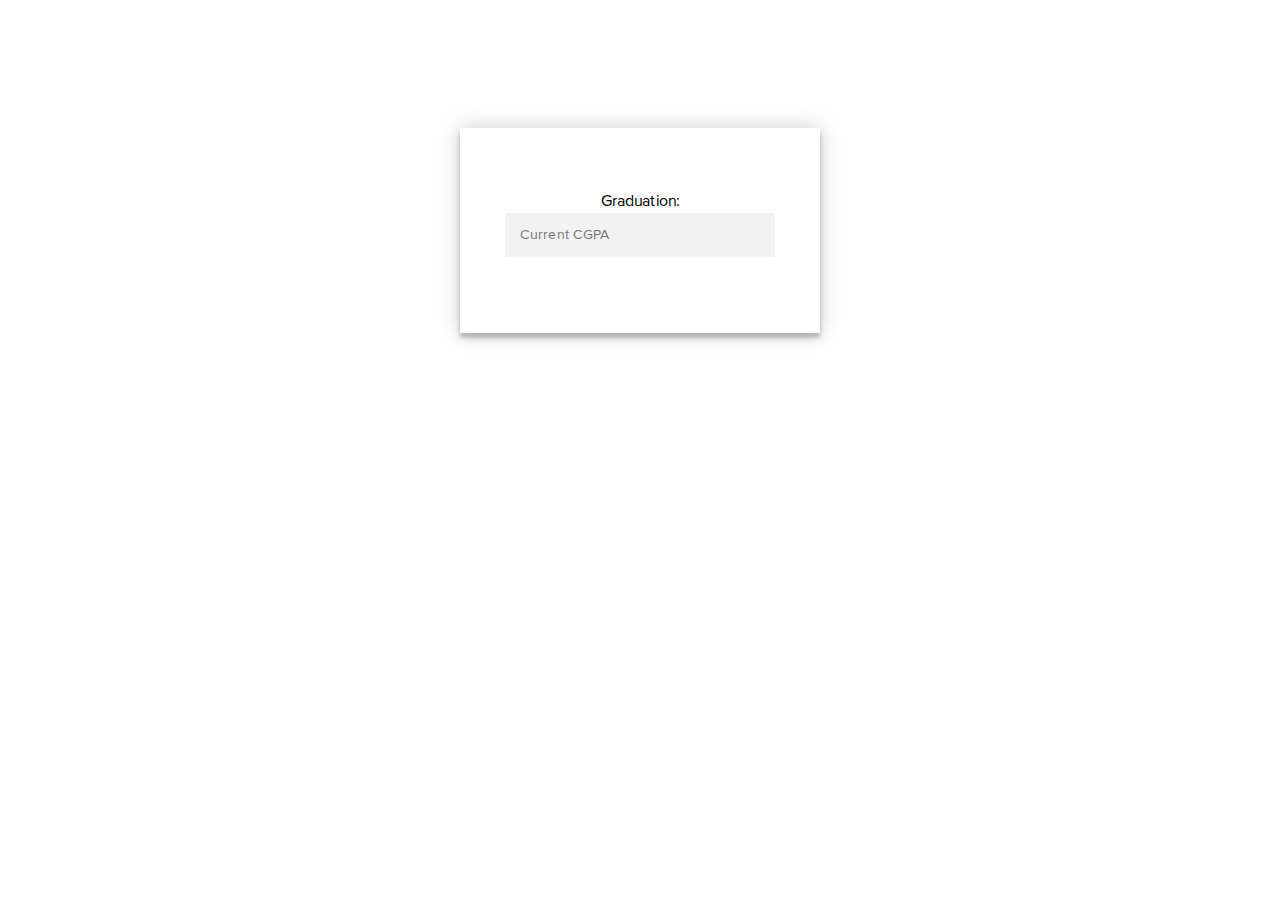
<file: undergrad.html>
<!DOCTYPE html>
<html>
		<head>
				<title>Student</title>
				 <style type="text/css">
				 @font-face {
				 font-family: 'ProximaNovaRegular';
				 src: url('./ProximaNovaRegular.eot');
				 src: local('ProximaNovaRegular'), url('./ProximaNovaRegular.woff') format('woff'), url('./ProximaNovaRegular.ttf') format('truetype');
			}
			/***************************************************************************/
			:root{
				 --headingfont:'ProximaNovaRegular';
				 --primarygreen : '#00DF80';
			}
			/***************************** DEFAULTS ***************************************/
			body{
				 margin: 0;
				 padding: 0;
				 font-size: 16px;
				 line-height: 1.5;
				 font-family:var(--headingfont);
			}
			*::before,*::after{
				 box-sizing: border-box;
			}
			*{
				 box-sizing: border-box;
			}
			img{
				 max-width: 100%;
				 height: auto;
			}
			h1,h2{
				 margin: 0;
			}
			.header *{
				 margin: 0;
			}
			.login-page {
			  width: 360px;
			  padding: 10% 0 0;
			  margin: auto;
			}
			.form {
			  position: relative;
			  z-index: 1;
			  background: #FFFFFF;
			  max-width: 360px;
			  margin: 0 auto 100px;
			  padding: 45px;
			  text-align: center;
			  box-shadow: 0 0 20px 0 rgba(0, 0, 0, 0.2), 0 5px 5px 0 rgba(0, 0, 0, 0.24);
			}
			.form input {
			  font-family:var(--headingfont);
			  outline: 0;
			  background: #f2f2f2;
			  width: 100%;
			  border: 0;
			  margin: 0 0 15px;
			  padding: 15px;
			  box-sizing: border-box;
			  font-size: 14px;
			}
			.form button {
			  font-family:var(--headingfont);
			  text-transform: uppercase;
			  outline: 0;
			  background: #00DF80;
			  width: 100%;
			  border: 0;
			  padding: 15px;
			  color: #FFFFFF;
			  font-size: 14px;
			  -webkit-transition: all 0.3 ease;
			  transition: all 0.3 ease;
			  cursor: pointer;
			}
			.form button:hover,.form button:active,.form button:focus {
			  background: #00DF80;
			}
			.form .message {
			  margin: 15px 0 0;
			  color: #b3b3b3;
			  font-size: 12px;
			}
			.form .message a {
			  color: #00DF80;
			  text-decoration: none;
			}
			.form .register-form {
			  display: none;
			}
			.container {
			  position: relative;
			  z-index: 1;
			  max-width: 300px;
			  margin: 0 auto;
			}
			.container:before, .container:after {
			  content: "";
			  display: block;
			  clear: both;
			}
			.container .info {
			  margin: 50px auto;
			  text-align: center;
			}
			.container .info h1 {
			  margin: 0 0 15px;
			  padding: 0;
			  font-size: 36px;
			  font-weight: 300;
			  color: #1a1a1a;
			}
			.container .info span {
			  color: #4d4d4d;
			  font-size: 12px;
			}
			.container .info span a {
			  color: #000000;
			  text-decoration: none;
			}
			.container .info span .fa {
			  color: #EF3B3A;
			}
			body {
			  background: white;
			  font-family:var(--headingfont);
			}
			select{
				font-family: var(--headingfont);
				outline: 0;
				background: #f2f2f2;
				width: 100%;
				border: 0;
				margin: 0 0 15px;
				padding: 15px;
				box-sizing: border-box;
				font-size: 14px;
				color:grey;
			}
			.select:active{
				color: black;
			}
			/* .desc{
				 width:100%;
				 min-height:10vh;
				 display:flex;
			}
			.homeheading{
				 margin: 4% auto 1.3%;
			}
			.homeheading h1{
				 font-size: 2rem;
				 letter-spacing: 0.3px;
				 color: #29193B;
				 text-align: center;
			}
			.homeheading p{
				 font-size: 1.23rem;
				 color: #959299;
				 margin: 0% 0% 0.9% 0%;
			} */
			/* mobiles */
			@media screen and (max-width: 481px ){
				 /* .desc{
					  padding: 4% 5%;
				 }
				 .homeheading h1{
				 font-size: 2rem;
				 }
				 .homeheading p{
				 font-size: 1rem;
				 } */
			}
				 </style>
				<meta charset="utf-8">
				<!-- <link rel="stylesheet" type="text/css" href="a.css"> --> 
				<meta name="viewport" content="width=device-width , initial-scale=1.0">
			</head>
	<body>
			<div class="login-page">
					<div class="form">
		<form action = "http://localhost:5000/test" method = "POST">
			<p>Graduation:<br>
				<input type = "text" name = "cgpa_ug" placeholder="Current CGPA"/>
    		</p>
		</form>
		</div>
		</div>
	</body>
<html>
</file>
<file: a.css>
@font-face {
	font-family: 'ProximaNovaRegular';
	src: url('./ProximaNovaRegular.eot');
	src: local('ProximaNovaRegular'), url('./ProximaNovaRegular.woff') format('woff'), url('./ProximaNovaRegular.ttf') format('truetype');
}
/***************************************************************************/
:root{
    --headingfont:'ProximaNovaRegular';
    --primarygreen : '#00DF80';
}
/***************************** DEFAULTS ***************************************/
body{
	margin: 0;
	padding: 0;
	font-size: 16px;
	line-height: 1.5;
	font-family:var(--headingfont);
}
*::before,*::after{
    box-sizing: border-box;
}
*{
    box-sizing: border-box;
}
img{
	max-width: 100%;
	height: auto;
}
h1,h2{
    margin: 0;
}
.header *{
    margin: 0;
}
.header{
    width: 100%;
    height:8vh;
    display: flex;
    flex-direction: row;
    align-items: center;
    justify-content: space-between;
    padding: 0% 7%;
    border-bottom: 2px solid #F5F5F5;
}
.header .logo h1{
    font-size: 1.7rem;
    font-weight: 700;
    color: #00DF80;
}
.header .account{
    font-size: 0.9rem;
    border: 2px solid #00DF80;
    padding: 0.45% 1.8%;
    border-radius: 5%;
    color: #8a8a8a;
    margin: 0% 2%;
}
.desc{
    width:100%;
    min-height:10vh;
    display:flex;
}
.homeheading{
    margin: 4% auto 1.3%;
}
.homeheading h1{
    font-size: 2.3rem;
    letter-spacing: 0.3px;
    color: #29193B;
    text-align: center;
}
.homeheading p{
    font-size: 1.23rem;
    color: #959299;
    margin: 0% 0% 0.9% 0%;
}
.b{
    display: flex;
    width: 100%;
}
form.searchform{
    margin:auto;
    width: 60%;
}
.inputfield{
    width: 100%;
    height:3.2rem;
    position: relative;
    border: 1.2px solid #959299;
    border-radius: 1.5rem;
}
.inputfield button{
    background: 0 0;
    border: 0;
    width: 90%;
    height: 100%;
    position: absolute;
    left: 2.5%;
    padding: 0;
    cursor: pointer;
    display: flex;
    justify-content: center;
    align-items: center;
    text-transform: none;
    overflow: hidden;
}
button svg{
    fill: #ccc;
    height: 100%;
    transition: all .2s ease-out,color .2s ease-out;
    cursor: pointer;
}
input#search{
    height: 100%;
    border: 0;
    background: #fff;
    display: block;
    width: 100%;
    padding: 0% 2%;
    font-family: var(--headingfont);
    font-size: 16px;
    color: #959299;
}
.browse{
    width: 100%;
    height: auto;
    padding: 0% 5%;
    margin-top: 3%;
    color: #5a5a5a;
}
.cardcontainer{
    /* background: yellow; */
    display: flex;
    flex-direction: row;
    flex-wrap: wrap;
    justify-content: space-between;
}
.card{
    height:28vh;
    flex-basis: 20%;
    display: flex;
    flex-direction: row;
    flex-wrap: nowrap;
    /* overflow: hidden; */
    margin-bottom: 5%;
    border-radius: 3%;
    background:rgb(246, 246, 246);
}
/* subtle box shadow */
.card{
    box-shadow: 0px 5px 5.5px rgba(0,0,0,0.1);
}
.card .title{
    margin: auto;
    font-size: 1.2rem;
    color: white;
}
/* Gradients for cards */
.card1{
    background: #2193b0;
    background: -webkit-linear-gradient(to bottom, #6dd5ed, #2193b0);
    background: linear-gradient(to bottom, #6dd5ed, #2193b0);

}
.card2{
    background: #ad5389;
background: -webkit-linear-gradient(to top, #3c1053,#a05181);
background: linear-gradient(to top, #3c1053,#a05181);

}
.card3{
    background: #11998e;
background: -webkit-linear-gradient(to bottom, #38ef7d, #29f175);
background: linear-gradient(to bottom, #38ef7d, #29f175);

}
.card4{
    background: #0cebeb;
    background: -webkit-linear-gradient(to bottom, #0cebeb, #20e3b2, #29ffc6);
    background: linear-gradient(to bottom, #0cebeb, #20e3b2, #29ffc6);
}
.newrelease{
    width: 100%;
    height: auto;
    padding: 0% 5%;
    margin-top: 0%;
}
.newrelease h2{
    margin-bottom: 3%;
    font-size: 1.3rem;
    font-weight: 300;
}
</file>
